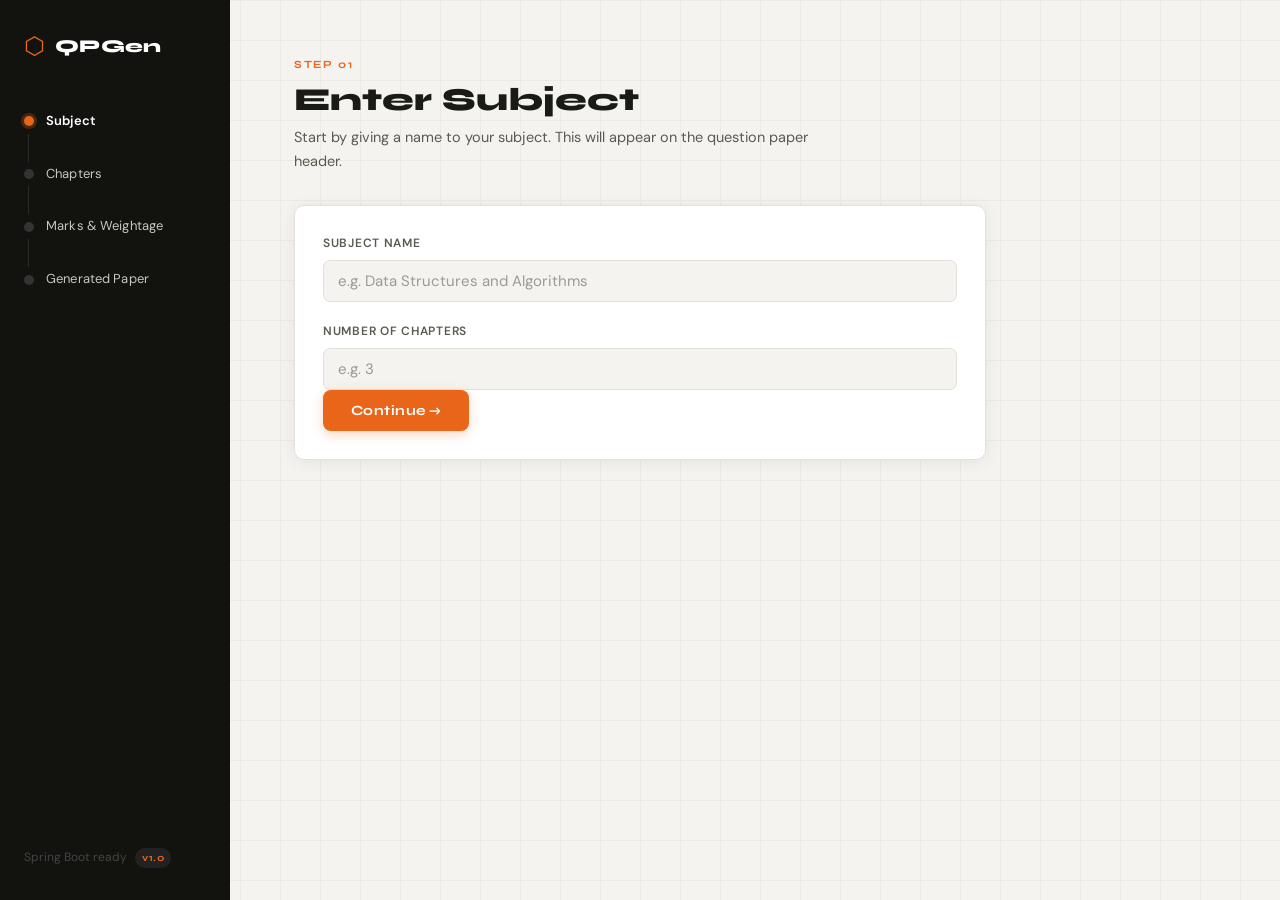
<file: frontend/index.html>
<!DOCTYPE html>
<html lang="en">
<head>
  <meta charset="UTF-8" />
  <meta name="viewport" content="width=device-width, initial-scale=1.0"/>
  <title>Question Paper Generator</title>
  <link rel="stylesheet" href="style.css" />
  <link href="https://fonts.googleapis.com/css2?family=Syne:wght@400;600;700;800&family=DM+Sans:ital,wght@0,300;0,400;0,500;1,300&display=swap" rel="stylesheet"/>
</head>
<body>

  <!-- Background grid -->
  <div class="bg-grid"></div>

  <div class="app-shell">

    <!-- Sidebar / Step Nav -->
    <aside class="sidebar">
      <div class="brand">
        <span class="brand-icon">⬡</span>
        <span class="brand-name">QPGen</span>
      </div>
      <nav class="step-nav">
        <div class="step-item active" data-step="1">
          <span class="step-dot"></span>
          <span class="step-label">Subject</span>
        </div>
        <div class="step-line"></div>
        <div class="step-item" data-step="2">
          <span class="step-dot"></span>
          <span class="step-label">Chapters</span>
        </div>
        <div class="step-line"></div>
        <div class="step-item" data-step="3">
          <span class="step-dot"></span>
          <span class="step-label">Marks & Weightage</span>
        </div>
        <div class="step-line"></div>
        <div class="step-item" data-step="4">
          <span class="step-dot"></span>
          <span class="step-label">Generated Paper</span>
        </div>
      </nav>
      <div class="sidebar-footer">
        <p>Spring Boot ready</p>
        <span class="badge">v1.0</span>
      </div>
    </aside>

    <!-- Main content -->
    <main class="main-content">

      <!-- STEP 1: Subject -->
      <section class="step-section active" id="step-1">
        <div class="step-header">
          <p class="step-eyebrow">Step 01</p>
          <h1 class="step-title">Enter Subject</h1>
          <p class="step-desc">Start by giving a name to your subject. This will appear on the question paper header.</p>
        </div>
        <div class="card">
          <label class="field-label" for="subjectName">Subject Name</label>
          <input type="text" id="subjectName" class="input-field" placeholder="e.g. Data Structures and Algorithms" />

          <label class="field-label mt" for="chapterCount">Number of Chapters</label>
          <input type="number" id="chapterCount" class="input-field" placeholder="e.g. 3" min="1" max="20" />

          <button class="btn-primary" id="step1Next">Continue →</button>
        </div>
      </section>

      <!-- STEP 2: Chapters & Questions -->
      <section class="step-section" id="step-2">
        <div class="step-header">
          <p class="step-eyebrow">Step 02</p>
          <h1 class="step-title">Add Chapters & Questions</h1>
          <p class="step-desc">Fill in each chapter's name and add questions. Each question is either <strong>2-mark</strong> or <strong>8-mark</strong>.</p>
        </div>
        <div id="chaptersContainer"></div>
        <div class="nav-row">
          <button class="btn-ghost" id="step2Back">← Back</button>
          <button class="btn-primary" id="step2Next">Continue →</button>
        </div>
      </section>

      <!-- STEP 3: Marks & Weightage -->
      <section class="step-section" id="step-3">
        <div class="step-header">
          <p class="step-eyebrow">Step 03</p>
          <h1 class="step-title">Marks & Weightage</h1>
          <p class="step-desc">Set the total marks for the paper and assign a percentage weightage to each chapter.</p>
        </div>
        <div class="card">
          <label class="field-label" for="totalMarks">Total Marks</label>
          <input type="number" id="totalMarks" class="input-field" placeholder="e.g. 100" min="1" />
        </div>
        <div id="weightageContainer"></div>
        <div class="weightage-status" id="weightageStatus"></div>
        <div class="nav-row">
          <button class="btn-ghost" id="step3Back">← Back</button>
          <button class="btn-primary" id="generateBtn">Generate Paper →</button>
        </div>
      </section>

      <!-- STEP 4: Generated Paper -->
      <section class="step-section" id="step-4">
        <div class="step-header">
          <p class="step-eyebrow">Step 04</p>
          <h1 class="step-title">Generated Paper</h1>
          <p class="step-desc">Your question paper is ready. Review it below and download as a text file.</p>
        </div>
        <div id="paperOutput"></div>
        <div class="nav-row">
          <button class="btn-ghost" id="step4Back">← Regenerate</button>
          <button class="btn-primary" id="downloadBtn">⬇ Download .txt</button>
        </div>
      </section>

    </main>
  </div>

  <script src="app.js"></script>
</body>
</html>
</file>
<file: frontend/style.css>
/* =============================================
   QUESTION PAPER GENERATOR — style.css
   Theme: Clean academic-utility, dark sidebar
   ============================================= */

*, *::before, *::after { box-sizing: border-box; margin: 0; padding: 0; }

:root {
  --bg:          #f4f3ef;
  --surface:     #ffffff;
  --sidebar-bg:  #12120f;
  --sidebar-txt: #c8c6be;
  --accent:      #e8651a;
  --accent-2:    #2563eb;
  --text-dark:   #1a1a17;
  --text-mid:    #5a5a52;
  --text-light:  #9b9b90;
  --border:      #e2e0d8;
  --warn:        #d97706;
  --success:     #16a34a;
  --danger:      #dc2626;
  --two-mark:    #2563eb;
  --eight-mark:  #e8651a;
  --radius:      10px;
  --shadow:      0 2px 16px rgba(0,0,0,0.07);
}

html, body {
  height: 100%;
  background: var(--bg);
  font-family: 'DM Sans', sans-serif;
  color: var(--text-dark);
  font-size: 15px;
  line-height: 1.6;
}

/* ---- Background grid ---- */
.bg-grid {
  position: fixed; inset: 0; z-index: 0;
  background-image:
    linear-gradient(var(--border) 1px, transparent 1px),
    linear-gradient(90deg, var(--border) 1px, transparent 1px);
  background-size: 40px 40px;
  opacity: 0.5;
  pointer-events: none;
}

/* ---- App Shell ---- */
.app-shell {
  position: relative; z-index: 1;
  display: flex;
  min-height: 100vh;
}

/* =============================================
   SIDEBAR
   ============================================= */
.sidebar {
  width: 230px;
  flex-shrink: 0;
  background: var(--sidebar-bg);
  padding: 32px 24px;
  display: flex;
  flex-direction: column;
  position: sticky;
  top: 0;
  height: 100vh;
  overflow-y: auto;
}

.brand {
  display: flex;
  align-items: center;
  gap: 10px;
  margin-bottom: 48px;
}
.brand-icon {
  font-size: 24px;
  color: var(--accent);
  line-height: 1;
}
.brand-name {
  font-family: 'Syne', sans-serif;
  font-weight: 800;
  font-size: 18px;
  color: #fff;
  letter-spacing: 0.02em;
}

/* Step nav */
.step-nav {
  flex: 1;
  display: flex;
  flex-direction: column;
}
.step-item {
  display: flex;
  align-items: center;
  gap: 12px;
  cursor: default;
  padding: 2px 0;
}
.step-dot {
  width: 10px; height: 10px;
  border-radius: 50%;
  background: #333;
  flex-shrink: 0;
  transition: background 0.3s, box-shadow 0.3s;
}
.step-item.active .step-dot {
  background: var(--accent);
  box-shadow: 0 0 0 3px rgba(232,101,26,0.25);
}
.step-item.done .step-dot {
  background: #4ade80;
}
.step-label {
  font-size: 13px;
  color: var(--sidebar-txt);
  font-weight: 400;
  letter-spacing: 0.01em;
  transition: color 0.3s;
}
.step-item.active .step-label { color: #fff; font-weight: 600; }
.step-item.done  .step-label  { color: #4ade80; }

.step-line {
  width: 1px;
  height: 28px;
  background: #2a2a26;
  margin-left: 4px;
}

.sidebar-footer {
  display: flex;
  align-items: center;
  gap: 8px;
  margin-top: 24px;
  font-size: 12px;
  color: #444;
}
.badge {
  background: #222;
  color: var(--accent);
  font-size: 10px;
  padding: 2px 7px;
  border-radius: 999px;
  font-family: 'Syne', sans-serif;
  font-weight: 700;
  letter-spacing: 0.05em;
}

/* =============================================
   MAIN CONTENT
   ============================================= */
.main-content {
  flex: 1;
  padding: 56px 64px;
  max-width: 820px;
  min-height: 100vh;
}

/* ---- Step Sections ---- */
.step-section {
  display: none;
  animation: fadeUp 0.35s ease forwards;
}
.step-section.active { display: block; }

@keyframes fadeUp {
  from { opacity: 0; transform: translateY(16px); }
  to   { opacity: 1; transform: translateY(0); }
}

/* ---- Step Header ---- */
.step-header { margin-bottom: 32px; }
.step-eyebrow {
  font-family: 'Syne', sans-serif;
  font-size: 11px;
  font-weight: 700;
  letter-spacing: 0.15em;
  color: var(--accent);
  text-transform: uppercase;
  margin-bottom: 8px;
}
.step-title {
  font-family: 'Syne', sans-serif;
  font-size: 32px;
  font-weight: 800;
  color: var(--text-dark);
  margin-bottom: 8px;
  line-height: 1.15;
}
.step-desc {
  color: var(--text-mid);
  font-size: 14.5px;
  max-width: 520px;
}
.step-desc strong { color: var(--text-dark); font-weight: 600; }

/* =============================================
   CARDS
   ============================================= */
.card {
  background: var(--surface);
  border: 1px solid var(--border);
  border-radius: var(--radius);
  padding: 28px;
  margin-bottom: 20px;
  box-shadow: var(--shadow);
}

.chapter-card {
  background: var(--surface);
  border: 1px solid var(--border);
  border-radius: var(--radius);
  margin-bottom: 20px;
  overflow: hidden;
  box-shadow: var(--shadow);
}
.chapter-card-header {
  display: flex;
  align-items: center;
  gap: 12px;
  padding: 18px 24px;
  background: #fafaf8;
  border-bottom: 1px solid var(--border);
}
.chapter-number {
  font-family: 'Syne', sans-serif;
  font-size: 11px;
  font-weight: 800;
  color: var(--accent);
  letter-spacing: 0.12em;
  text-transform: uppercase;
}
.chapter-card-body { padding: 24px; }

.weightage-card {
  background: var(--surface);
  border: 1px solid var(--border);
  border-radius: var(--radius);
  padding: 20px 28px;
  margin-bottom: 16px;
  box-shadow: var(--shadow);
  display: grid;
  grid-template-columns: 1fr auto;
  gap: 16px;
  align-items: center;
}

/* =============================================
   FORM FIELDS
   ============================================= */
.field-label {
  display: block;
  font-size: 12px;
  font-weight: 600;
  letter-spacing: 0.06em;
  text-transform: uppercase;
  color: var(--text-mid);
  margin-bottom: 7px;
}
.mt { margin-top: 20px; }

.input-field {
  width: 100%;
  padding: 10px 14px;
  border: 1.5px solid var(--border);
  border-radius: 7px;
  font-family: 'DM Sans', sans-serif;
  font-size: 15px;
  color: var(--text-dark);
  background: var(--bg);
  outline: none;
  transition: border-color 0.2s, box-shadow 0.2s;
}
.input-field::placeholder { color: var(--text-light); }
.input-field:focus {
  border-color: var(--accent);
  box-shadow: 0 0 0 3px rgba(232,101,26,0.12);
  background: #fff;
}
.input-field.error { border-color: var(--danger); }

/* Weightage % input narrow */
.input-narrow {
  width: 90px;
  text-align: right;
  font-family: 'Syne', sans-serif;
  font-size: 18px;
  font-weight: 700;
}

/* =============================================
   QUESTIONS
   ============================================= */
.questions-list { margin-top: 16px; }

.question-row {
  display: grid;
  grid-template-columns: 1fr 110px auto;
  gap: 10px;
  align-items: center;
  margin-bottom: 10px;
  animation: fadeUp 0.25s ease;
}

.mark-select {
  padding: 10px 12px;
  border: 1.5px solid var(--border);
  border-radius: 7px;
  font-family: 'Syne', sans-serif;
  font-size: 13px;
  font-weight: 700;
  color: var(--text-dark);
  background: var(--bg);
  cursor: pointer;
  outline: none;
  transition: border-color 0.2s;
}
.mark-select:focus { border-color: var(--accent); }

.btn-remove {
  width: 34px; height: 34px;
  border-radius: 7px;
  border: 1.5px solid var(--border);
  background: transparent;
  color: var(--text-light);
  font-size: 18px;
  cursor: pointer;
  display: flex; align-items: center; justify-content: center;
  transition: border-color 0.2s, color 0.2s, background 0.2s;
  flex-shrink: 0;
}
.btn-remove:hover { border-color: var(--danger); color: var(--danger); background: #fff1f1; }

.btn-add-question {
  margin-top: 8px;
  padding: 8px 16px;
  border: 1.5px dashed var(--border);
  border-radius: 7px;
  background: transparent;
  color: var(--text-mid);
  font-family: 'DM Sans', sans-serif;
  font-size: 13px;
  cursor: pointer;
  transition: border-color 0.2s, color 0.2s;
  width: 100%;
}
.btn-add-question:hover { border-color: var(--accent); color: var(--accent); }

/* =============================================
   BUTTONS
   ============================================= */
.btn-primary {
  padding: 12px 28px;
  background: var(--accent);
  color: #fff;
  border: none;
  border-radius: 8px;
  font-family: 'Syne', sans-serif;
  font-size: 14px;
  font-weight: 700;
  letter-spacing: 0.03em;
  cursor: pointer;
  transition: background 0.2s, transform 0.15s, box-shadow 0.2s;
  box-shadow: 0 4px 12px rgba(232,101,26,0.25);
}
.btn-primary:hover {
  background: #d4581a;
  transform: translateY(-1px);
  box-shadow: 0 6px 18px rgba(232,101,26,0.3);
}
.btn-primary:active { transform: translateY(0); }

.btn-ghost {
  padding: 12px 20px;
  background: transparent;
  color: var(--text-mid);
  border: 1.5px solid var(--border);
  border-radius: 8px;
  font-family: 'Syne', sans-serif;
  font-size: 14px;
  font-weight: 600;
  cursor: pointer;
  transition: border-color 0.2s, color 0.2s;
}
.btn-ghost:hover { border-color: var(--text-mid); color: var(--text-dark); }

.nav-row {
  display: flex;
  gap: 12px;
  align-items: center;
  margin-top: 28px;
}

/* =============================================
   WEIGHTAGE STATUS BAR
   ============================================= */
.weightage-status {
  margin-top: -8px;
  margin-bottom: 12px;
  font-size: 13px;
  font-weight: 600;
  padding: 10px 16px;
  border-radius: 7px;
  display: none;
}
.weightage-status.show { display: block; }
.weightage-status.ok   { background: #f0fdf4; color: var(--success); border: 1px solid #bbf7d0; }
.weightage-status.warn { background: #fffbeb; color: var(--warn);    border: 1px solid #fde68a; }
.weightage-status.err  { background: #fff1f1; color: var(--danger);  border: 1px solid #fecaca; }

/* =============================================
   GENERATED PAPER OUTPUT
   ============================================= */
.paper-meta {
  background: var(--sidebar-bg);
  color: #fff;
  border-radius: var(--radius);
  padding: 28px 32px;
  margin-bottom: 24px;
  display: flex;
  flex-wrap: wrap;
  gap: 32px;
}
.paper-meta-item label {
  display: block;
  font-size: 10px;
  letter-spacing: 0.12em;
  text-transform: uppercase;
  color: #666;
  margin-bottom: 4px;
  font-weight: 700;
}
.paper-meta-item span {
  font-family: 'Syne', sans-serif;
  font-size: 22px;
  font-weight: 800;
  color: #fff;
}
.paper-meta-item span.big { color: var(--accent); }

.paper-warning {
  background: #fffbeb;
  border: 1px solid #fde68a;
  color: var(--warn);
  border-radius: 7px;
  padding: 10px 16px;
  font-size: 13px;
  font-weight: 500;
  margin-bottom: 16px;
}

.paper-chapter-block { margin-bottom: 24px; }
.paper-chapter-title {
  font-family: 'Syne', sans-serif;
  font-size: 13px;
  font-weight: 800;
  letter-spacing: 0.12em;
  text-transform: uppercase;
  color: var(--text-mid);
  padding: 10px 0 6px;
  border-bottom: 2px solid var(--border);
  margin-bottom: 12px;
}

.question-item {
  display: flex;
  align-items: flex-start;
  gap: 12px;
  padding: 12px 16px;
  border-radius: 7px;
  margin-bottom: 8px;
  background: var(--surface);
  border: 1px solid var(--border);
  transition: box-shadow 0.2s;
}
.question-item:hover { box-shadow: 0 2px 10px rgba(0,0,0,0.06); }

.q-num {
  font-family: 'Syne', sans-serif;
  font-size: 12px;
  font-weight: 800;
  color: var(--text-light);
  min-width: 32px;
  padding-top: 1px;
}

.q-text { flex: 1; font-size: 14.5px; color: var(--text-dark); }

.mark-pill {
  font-family: 'Syne', sans-serif;
  font-size: 11px;
  font-weight: 800;
  letter-spacing: 0.05em;
  padding: 3px 10px;
  border-radius: 999px;
  white-space: nowrap;
  flex-shrink: 0;
}
.mark-pill.two   { background: #eff6ff; color: var(--two-mark);   border: 1px solid #bfdbfe; }
.mark-pill.eight { background: #fff4ee; color: var(--eight-mark); border: 1px solid #fed7b0; }

/* No questions warning */
.empty-state {
  text-align: center;
  color: var(--text-light);
  padding: 40px;
  font-size: 14px;
}

/* =============================================
   TOAST
   ============================================= */
.toast {
  position: fixed;
  bottom: 28px; right: 28px;
  background: var(--text-dark);
  color: #fff;
  padding: 12px 20px;
  border-radius: 8px;
  font-size: 13px;
  font-weight: 500;
  box-shadow: 0 8px 24px rgba(0,0,0,0.18);
  z-index: 1000;
  opacity: 0;
  transform: translateY(10px);
  transition: all 0.3s;
  pointer-events: none;
}
.toast.show { opacity: 1; transform: translateY(0); }
.toast.error { background: var(--danger); }
.toast.success { background: var(--success); }

/* =============================================
   RESPONSIVE
   ============================================= */
@media (max-width: 800px) {
  .app-shell { flex-direction: column; }
  .sidebar {
    width: 100%;
    height: auto;
    position: static;
    padding: 20px 24px;
    flex-direction: row;
    flex-wrap: wrap;
    gap: 16px;
    align-items: center;
  }
  .sidebar .brand { margin-bottom: 0; }
  .step-nav {
    flex-direction: row;
    gap: 8px;
    flex: none;
  }
  .step-line { display: none; }
  .sidebar-footer { display: none; }
  .main-content { padding: 28px 20px; }
  .step-title { font-size: 24px; }
  .question-row { grid-template-columns: 1fr auto auto; }
}
</file>
